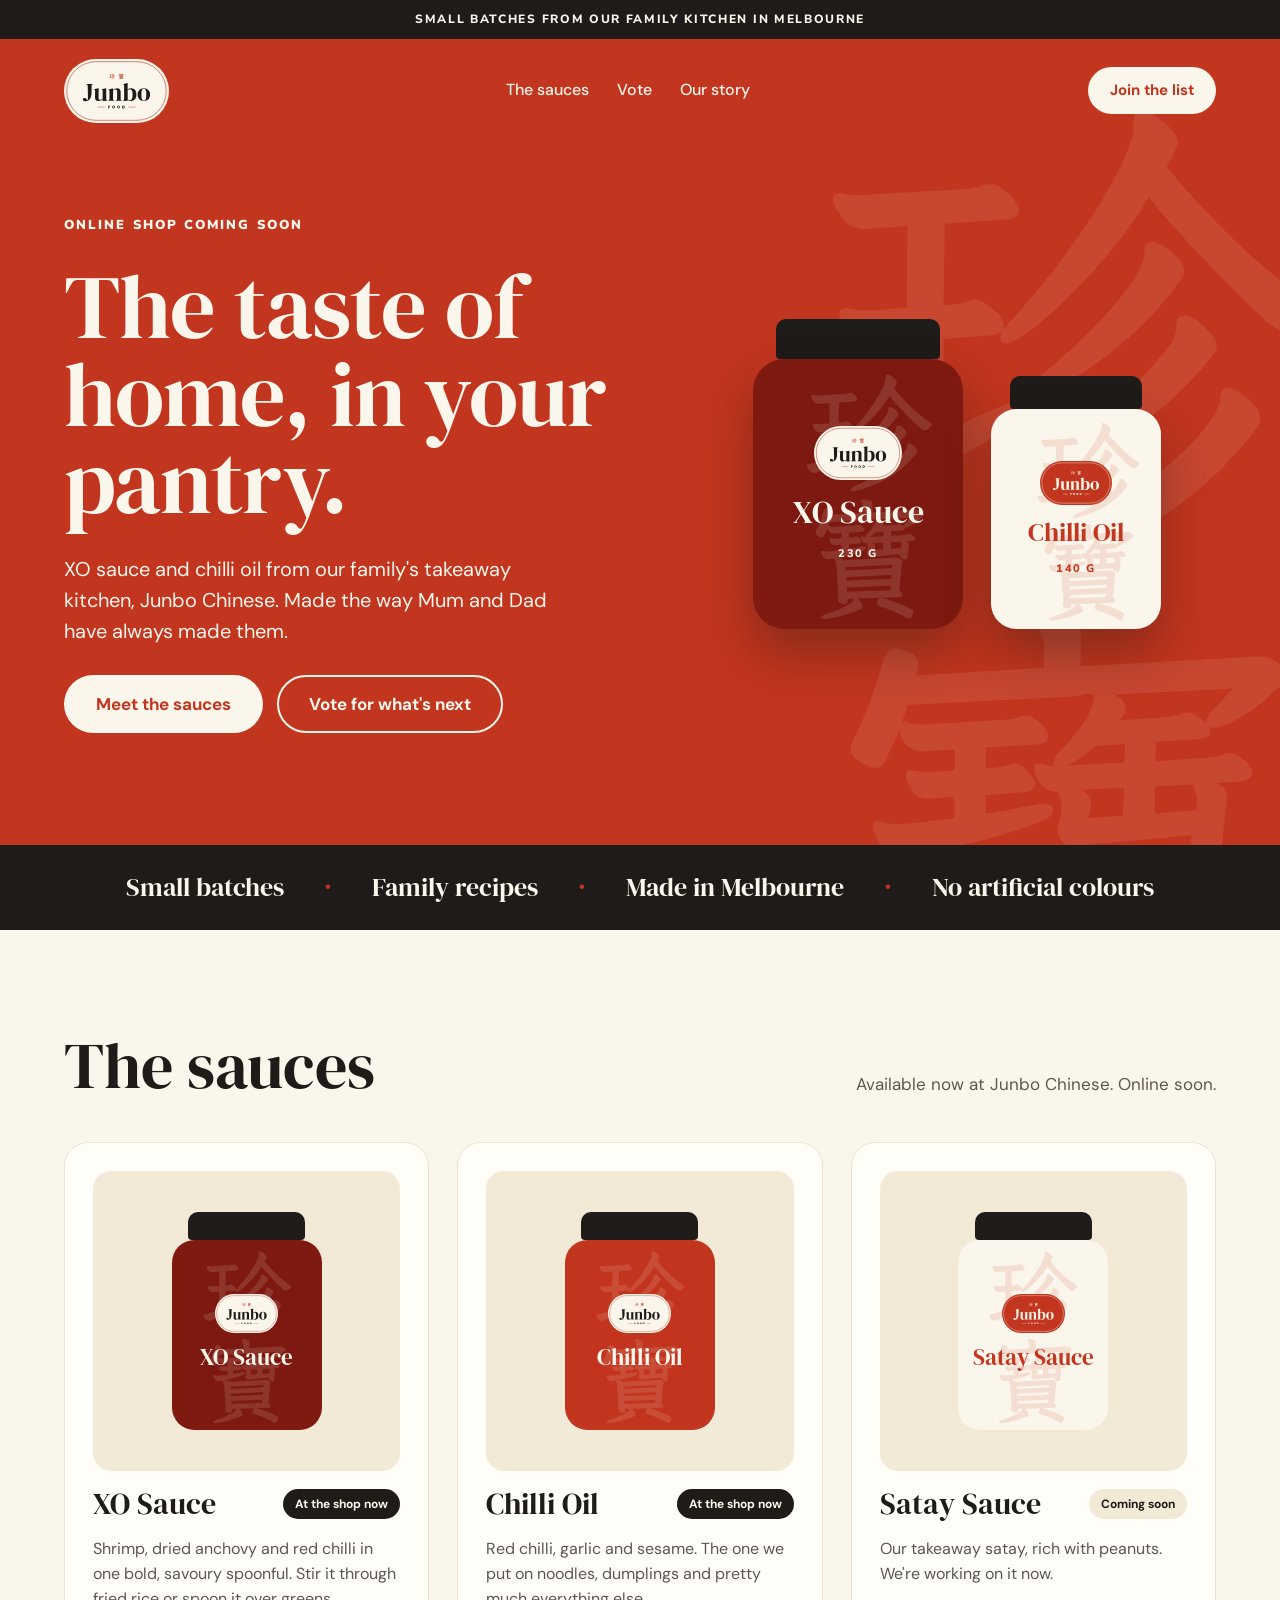
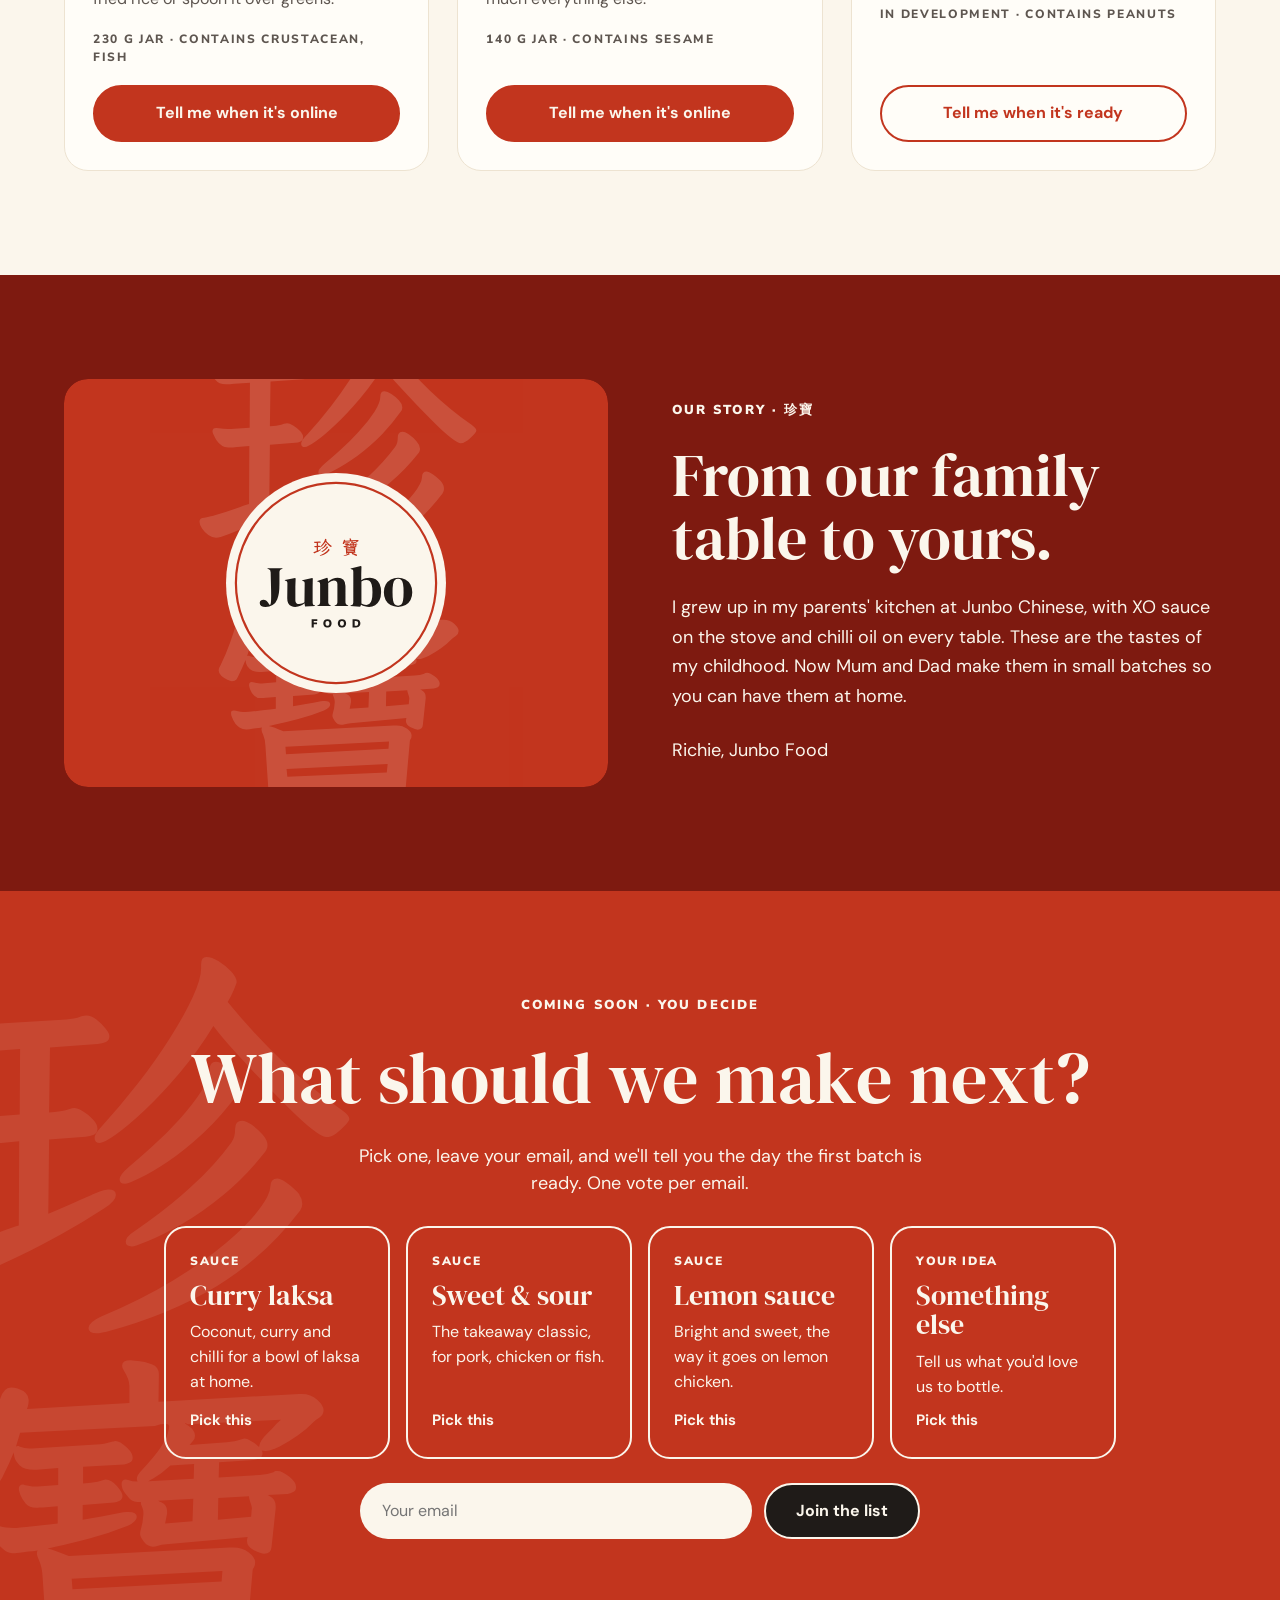
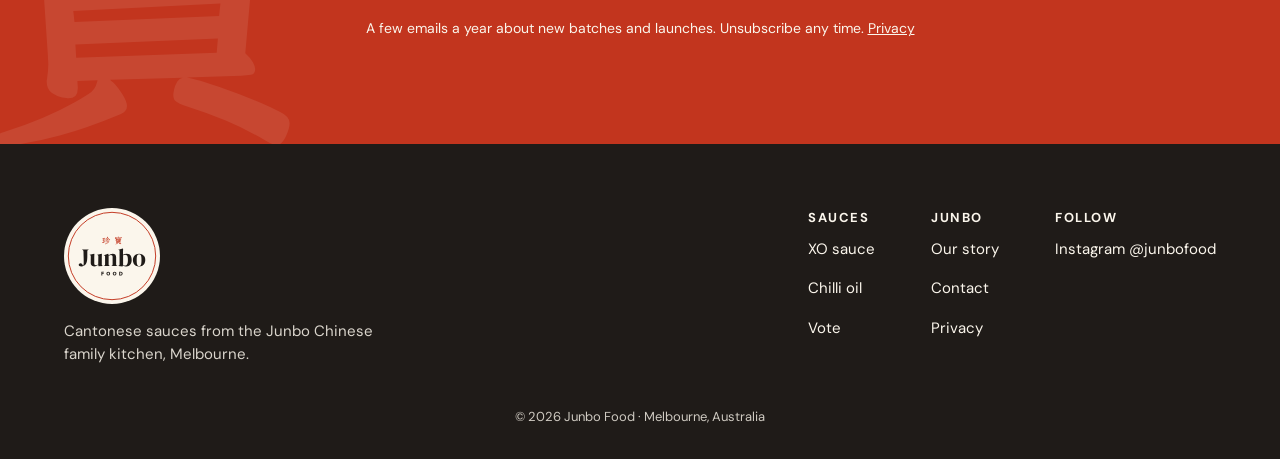
<file: index.html>
<!doctype html>
<html lang="en-AU">
<head>
  <meta charset="utf-8">
  <meta name="viewport" content="width=device-width, initial-scale=1">
  <title>Junbo Food · Cantonese sauces from our family kitchen</title>
  <meta name="description" content="XO sauce and chilli oil from the Junbo Chinese family kitchen in Melbourne. Online shop coming soon. Vote for what we make next.">
  <meta name="theme-color" content="#C2351E">
  <link rel="canonical" href="https://junbofood.com/">
  <link rel="icon" href="assets/logos/junbo-logo-circle-red.svg" type="image/svg+xml">
  <link rel="apple-touch-icon" href="assets/img/apple-touch-icon.png">
  <meta property="og:type" content="website">
  <meta property="og:site_name" content="Junbo Food">
  <meta property="og:locale" content="en_AU">
  <meta property="og:title" content="Junbo Food · The taste of home, in your pantry">
  <meta property="og:description" content="Cantonese sauces from our family's takeaway kitchen in Melbourne. Online shop coming soon.">
  <meta property="og:url" content="https://junbofood.com/">
  <!-- Share image: replace with a product photo version (1200x630) when photos exist -->
  <meta property="og:image" content="https://junbofood.com/assets/img/share.png">
  <meta property="og:image:width" content="1200">
  <meta property="og:image:height" content="630">
  <meta property="og:image:alt" content="Junbo Food logo on chilli red: the taste of home, in your pantry.">
  <meta name="twitter:card" content="summary_large_image">
  <link rel="preconnect" href="https://fonts.googleapis.com">
  <link rel="preconnect" href="https://fonts.gstatic.com" crossorigin>
  <link href="https://fonts.googleapis.com/css2?family=DM+Sans:wght@400;500;700&family=DM+Serif+Display&family=Nunito+Sans:wght@800;900&display=swap" rel="stylesheet">
  <!-- Brush font is only used for the two faded characters 珍寶, so load just those glyphs -->
  <link href="https://fonts.googleapis.com/css2?family=LXGW+WenKai+TC:wght@700&text=%E7%8F%8D%E5%AF%B6&display=swap" rel="stylesheet">
  <link rel="stylesheet" href="assets/css/site.css">
</head>
<body>
<a class="skip" href="#main">Skip to content</a>

<p class="announce">Small batches from our family kitchen in Melbourne</p>

<div class="hero on-red">
  <span class="ghost-zh" aria-hidden="true">珍寶</span>
  <header class="site-header wrap">
    <a class="logo" href="/" aria-label="Junbo Food home"><img src="assets/logos/junbo-logo-badge-cream.svg" alt="Junbo Food" width="105" height="64"></a>
    <nav aria-label="Main">
      <a href="#sauces">The sauces</a>
      <a href="#vote">Vote</a>
      <a href="#story">Our story</a>
    </nav>
    <a class="btn btn-cream" href="#vote">Join the list</a>
  </header>

  <section class="hero-body wrap" aria-labelledby="hero-title">
    <div class="hero-copy">
      <p class="eyebrow">Online shop coming soon</p>
      <h1 id="hero-title">The taste of home, in your pantry.</h1>
      <p>XO sauce and chilli oil from our family's takeaway kitchen, Junbo Chinese. Made the way Mum and Dad have always made them.</p>
      <div class="actions">
        <a class="btn btn-cream" href="#sauces">Meet the sauces</a>
        <a class="btn btn-outline" href="#vote">Vote for what's next</a>
      </div>
    </div>
    <div class="hero-jars" aria-hidden="true">
      <div class="jar jar-lg" style="--bg: var(--lacquer); --fg: var(--cream)">
        <div class="jar-lid"></div>
        <div class="jar-body"><span class="ghost-zh">珍寶</span><img src="assets/logos/junbo-logo-badge-cream.svg" alt=""><span class="jar-name">XO Sauce</span><span class="jar-size">230 G</span></div>
      </div>
      <div class="jar jar-md" style="--bg: var(--cream); --fg: var(--red)">
        <div class="jar-lid"></div>
        <div class="jar-body"><span class="ghost-zh">珍寶</span><img src="assets/logos/junbo-logo-badge-red.svg" alt=""><span class="jar-name">Chilli Oil</span><span class="jar-size">140 G</span></div>
      </div>
    </div>
  </section>
</div>

<main id="main">
  <ul class="values">
    <li>Small batches</li>
    <li>Family recipes</li>
    <li>Made in Melbourne</li>
    <li>No artificial colours</li>
  </ul>

  <section id="sauces" class="section wrap" aria-labelledby="sauces-title">
    <div class="section-head">
      <h2 id="sauces-title">The sauces</h2>
      <p>Available now at Junbo Chinese. Online soon.</p>
    </div>
    <div class="cards">
      <article class="card">
        <div class="card-art" aria-hidden="true">
          <div class="jar" style="--bg: var(--lacquer); --fg: var(--cream)"><div class="jar-lid"></div><div class="jar-body"><span class="ghost-zh">珍寶</span><img src="assets/logos/junbo-logo-badge-cream.svg" alt=""><span class="jar-name">XO Sauce</span></div></div>
        </div>
        <div class="card-title"><h3>XO Sauce</h3><span class="tag">At the shop now</span></div>
        <p class="card-desc">Shrimp, dried anchovy and red chilli in one bold, savoury spoonful. Stir it through fried rice or spoon it over greens.</p>
        <p class="card-size">230 g jar · contains crustacean, fish</p>
        <a class="btn btn-red" href="#vote">Tell me when it's online</a>
      </article>
      <article class="card">
        <div class="card-art" aria-hidden="true">
          <div class="jar" style="--bg: var(--red); --fg: var(--cream)"><div class="jar-lid"></div><div class="jar-body"><span class="ghost-zh">珍寶</span><img src="assets/logos/junbo-logo-badge-cream.svg" alt=""><span class="jar-name">Chilli Oil</span></div></div>
        </div>
        <div class="card-title"><h3>Chilli Oil</h3><span class="tag">At the shop now</span></div>
        <p class="card-desc">Red chilli, garlic and sesame. The one we put on noodles, dumplings and pretty much everything else.</p>
        <p class="card-size">140 g jar · contains sesame</p>
        <a class="btn btn-red" href="#vote">Tell me when it's online</a>
      </article>
      <article class="card">
        <div class="card-art" aria-hidden="true">
          <div class="jar" style="--bg: var(--cream); --fg: var(--red)"><div class="jar-lid"></div><div class="jar-body"><span class="ghost-zh">珍寶</span><img src="assets/logos/junbo-logo-badge-red.svg" alt=""><span class="jar-name">Satay Sauce</span></div></div>
        </div>
        <div class="card-title"><h3>Satay Sauce</h3><span class="tag tag-soft">Coming soon</span></div>
        <p class="card-desc">Our takeaway satay, rich with peanuts. We're working on it now.</p>
        <p class="card-size">In development · contains peanuts</p>
        <a class="btn btn-ghost-red" href="#vote">Tell me when it's ready</a>
      </article>
    </div>
  </section>

  <section id="story" class="story on-dark" aria-labelledby="story-title">
    <div class="wrap">
      <div class="story-photo">
        <!-- When the family photo is ready, replace the div below with:
             <img src="assets/img/family.webp" alt="Mum and Dad in the Junbo Chinese kitchen" width="1200" height="900" loading="lazy"> -->
        <div class="story-mark" aria-hidden="true"><span class="ghost-zh">珍寶</span><img src="assets/logos/junbo-logo-circle-cream.svg" alt=""></div>
      </div>
      <div class="story-copy">
        <p class="eyebrow">Our story · 珍寶</p>
        <h2 id="story-title">From our family table to yours.</h2>
        <p>I grew up in my parents' kitchen at Junbo Chinese, with XO sauce on the stove and chilli oil on every table. These are the tastes of my childhood. Now Mum and Dad make them in small batches so you can have them at home.</p>
        <p>Richie, Junbo Food</p>
      </div>
    </div>
  </section>

  <!-- Hidden until real food photos exist. To show it, delete this line and the matching "end hidden" line below.
  <section class="section wrap" aria-labelledby="recipes-title">
    <h2 id="recipes-title">What we put it on</h2>
    <div class="recipes">
      <div class="recipe"><div class="ph">[Photo: XO fried rice]</div><h3>XO fried rice</h3><p>With XO sauce</p></div>
      <div class="recipe"><div class="ph">[Photo: wontons in chilli oil]</div><h3>Wontons in chilli oil</h3><p>With chilli oil</p></div>
      <div class="recipe"><div class="ph">[Photo: garlic greens]</div><h3>Garlic greens</h3><p>With XO sauce</p></div>
    </div>
  </section>
  end hidden -->

  <section id="vote" class="vote on-red" aria-labelledby="vote-title">
    <span class="ghost-zh" aria-hidden="true">珍寶</span>
    <div class="vote-inner">
      <p class="eyebrow">Coming soon · you decide</p>
      <h2 id="vote-title">What should we make next?</h2>
      <p class="vote-intro">Pick one, leave your email, and we'll tell you the day the first batch is ready. One vote per email.</p>

      <form id="vote-form" novalidate>
        <fieldset class="options">
          <legend class="sr-only">Vote for the next sauce (optional)</legend>
          <!-- Vote options: edit the four below. The value is what gets saved with the email. -->
          <div class="option">
            <input type="radio" name="vote" id="vote-laksa" value="curry-laksa">
            <label for="vote-laksa"><span class="kind">Sauce</span><span class="name">Curry laksa</span><span>Coconut, curry and chilli for a bowl of laksa at home.</span><span class="pick"></span></label>
          </div>
          <div class="option">
            <input type="radio" name="vote" id="vote-sweet-sour" value="sweet-and-sour">
            <label for="vote-sweet-sour"><span class="kind">Sauce</span><span class="name">Sweet &amp; sour</span><span>The takeaway classic, for pork, chicken or fish.</span><span class="pick"></span></label>
          </div>
          <div class="option">
            <input type="radio" name="vote" id="vote-lemon" value="lemon-sauce">
            <label for="vote-lemon"><span class="kind">Sauce</span><span class="name">Lemon sauce</span><span>Bright and sweet, the way it goes on lemon chicken.</span><span class="pick"></span></label>
          </div>
          <div class="option">
            <input type="radio" name="vote" id="vote-other" value="other">
            <label for="vote-other"><span class="kind">Your idea</span><span class="name">Something else</span><span>Tell us what you'd love us to bottle.</span><span class="pick"></span></label>
          </div>
        </fieldset>
        <div class="other-idea" id="other-idea" hidden>
          <label for="other-text">What should we make?</label>
          <input id="other-text" name="other" type="text" maxlength="80" placeholder="For example: black bean sauce">
        </div>

        <div class="signup">
          <label for="email" class="sr-only">Email address</label>
          <input id="email" name="email" type="email" autocomplete="email" placeholder="Your email" required>
          <button class="btn btn-ink" type="submit">Join the list</button>
        </div>
        <p class="form-msg" id="form-msg" role="status" aria-live="polite"></p>
      </form>

      <p class="fine">A few emails a year about new batches and launches. Unsubscribe any time. <a href="privacy.html">Privacy</a></p>
    </div>
  </section>
</main>

<footer class="site-footer on-dark">
  <div class="footer-top wrap">
    <div class="footer-brand">
      <img src="assets/logos/junbo-logo-circle-cream.svg" alt="Junbo Food" width="96" height="96">
      <p>Cantonese sauces from the Junbo Chinese family kitchen, Melbourne.</p>
    </div>
    <div class="footer-links">
      <div><strong>Sauces</strong><a href="#sauces">XO sauce</a><a href="#sauces">Chilli oil</a><a href="#vote">Vote</a></div>
      <div><strong>Junbo</strong><a href="#story">Our story</a><a href="mailto:junbofood@gmail.com">Contact</a><a href="privacy.html">Privacy</a></div>
      <div><strong>Follow</strong><a href="https://www.instagram.com/junbofood/" rel="noopener">Instagram @junbofood</a></div>
    </div>
  </div>
  <p class="copyright">© <span id="year">2026</span> Junbo Food · Melbourne, Australia</p>
</footer>

<script src="assets/js/site.js" defer></script>
</body>
</html>
</file>
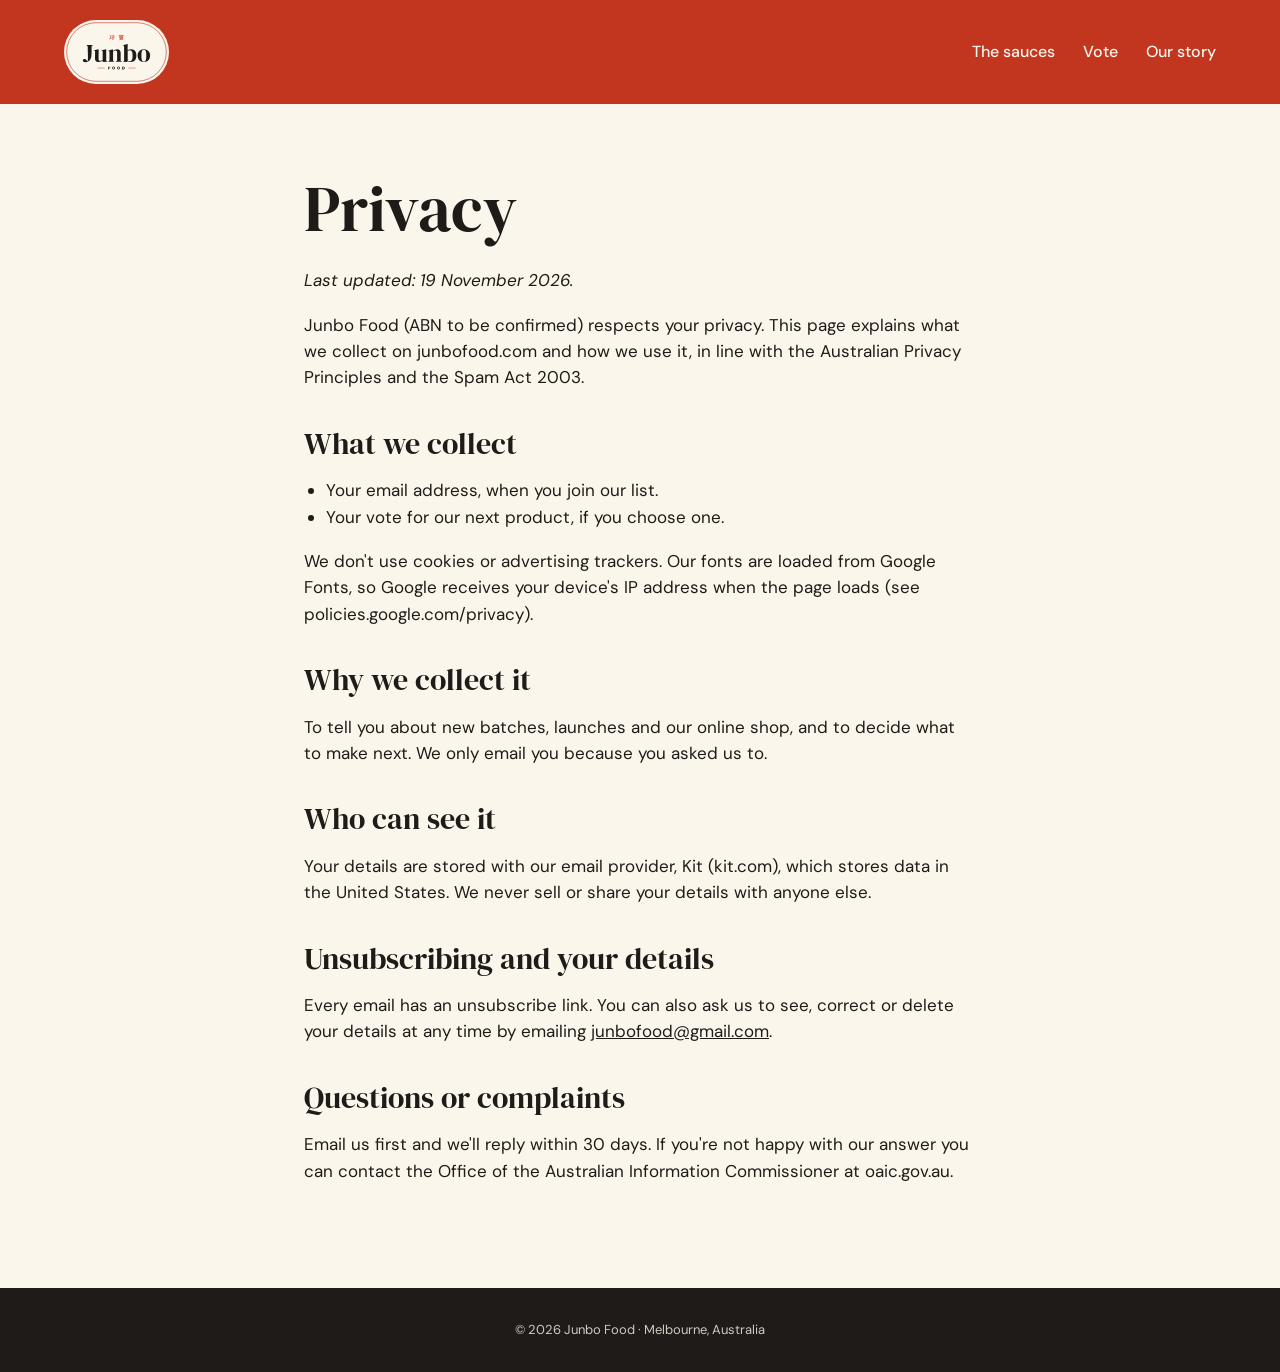
<file: privacy.html>
<!doctype html>
<html lang="en-AU">
<head>
  <meta charset="utf-8">
  <meta name="viewport" content="width=device-width, initial-scale=1">
  <title>Privacy · Junbo Food</title>
  <meta name="theme-color" content="#C2351E">
  <link rel="icon" href="/assets/logos/junbo-logo-circle-red.svg" type="image/svg+xml">
  <link rel="apple-touch-icon" href="/assets/img/apple-touch-icon.png">
  <link rel="preconnect" href="https://fonts.googleapis.com">
  <link rel="preconnect" href="https://fonts.gstatic.com" crossorigin>
  <link href="https://fonts.googleapis.com/css2?family=DM+Sans:wght@400;500;700&family=DM+Serif+Display&family=Nunito+Sans:wght@800;900&display=swap" rel="stylesheet">
  <link rel="stylesheet" href="/assets/css/site.css">
</head>
<body>
<div class="page-header on-red">
  <header class="site-header wrap">
    <a class="logo" href="/" aria-label="Junbo Food home"><img src="/assets/logos/junbo-logo-badge-cream.svg" alt="Junbo Food" width="105" height="64"></a>
    <nav aria-label="Main"><a href="/#sauces">The sauces</a><a href="/#vote">Vote</a><a href="/#story">Our story</a></nav>
  </header>
</div>
<main id="main" class="prose">
  <h1>Privacy</h1>
  <p><em>Last updated: 19 November 2026.</em></p>
  <p>Junbo Food (ABN to be confirmed) respects your privacy. This page explains what we collect on junbofood.com and how we use it, in line with the Australian Privacy Principles and the Spam Act 2003.</p>
  <h2>What we collect</h2>
  <ul>
    <li>Your email address, when you join our list.</li>
    <li>Your vote for our next product, if you choose one.</li>
  </ul>
  <p>We don't use cookies or advertising trackers. Our fonts are loaded from Google Fonts, so Google receives your device's IP address when the page loads (see policies.google.com/privacy).</p>
  <h2>Why we collect it</h2>
  <p>To tell you about new batches, launches and our online shop, and to decide what to make next. We only email you because you asked us to.</p>
  <h2>Who can see it</h2>
  <p>Your details are stored with our email provider, Kit (kit.com), which stores data in the United States. We never sell or share your details with anyone else.</p>
  <h2>Unsubscribing and your details</h2>
  <p>Every email has an unsubscribe link. You can also ask us to see, correct or delete your details at any time by emailing <a href="mailto:junbofood@gmail.com">junbofood@gmail.com</a>.</p>
  <h2>Questions or complaints</h2>
  <p>Email us first and we'll reply within 30 days. If you're not happy with our answer you can contact the Office of the Australian Information Commissioner at oaic.gov.au.</p>
</main>
<footer class="site-footer on-dark"><p class="copyright copyright-only">© 2026 Junbo Food · Melbourne, Australia</p></footer>
</body>
</html>
</file>
<file: assets/css/site.css>
/* Junbo Food · phase 1 landing page */
:root {
  --red: #C2351E;
  --red-dark: #A82A17;
  --lacquer: #7E1A10;
  --cream: #FBF6EC;
  --paper: #FFFDF8;
  --tile: #F3E9D7;
  --line: #EDE3D1;
  --ink: #1F1B18;
  --muted: #5E5650;
  --serif: "DM Serif Display", Georgia, serif;
  --sans: "DM Sans", system-ui, sans-serif;
  --caps: "Nunito Sans", system-ui, sans-serif;
  --brush: "LXGW WenKai TC", serif;
  --max: 1200px;
}

*, *::before, *::after { box-sizing: border-box; }
html { scroll-behavior: smooth; }
body { margin: 0; font-family: var(--sans); color: var(--ink); background: var(--cream); line-height: 1.55; -webkit-font-smoothing: antialiased; }
img { max-width: 100%; display: block; }
h1, h2, h3 { font-family: var(--serif); font-weight: 400; margin: 0; line-height: 1.02; }
p { margin: 0; }
a { color: inherit; }
:focus-visible { outline: 3px solid var(--ink); outline-offset: 3px; }
.on-red :focus-visible, .on-dark :focus-visible { outline-color: var(--cream); }

.wrap { max-width: var(--max); margin: 0 auto; padding: 0 24px; }
.sr-only { position: absolute; width: 1px; height: 1px; overflow: hidden; clip: rect(0 0 0 0); white-space: nowrap; }
.skip { position: absolute; left: 16px; top: -60px; background: var(--ink); color: var(--cream); padding: 10px 16px; border-radius: 8px; z-index: 10; }
.skip:focus { top: 12px; }

.eyebrow { font-family: var(--caps); font-weight: 900; font-size: 13px; letter-spacing: .16em; text-transform: uppercase; }

/* Buttons */
.btn { display: inline-flex; align-items: center; justify-content: center; min-height: 52px; padding: 14px 30px; border-radius: 999px; font: inherit; font-weight: 700; font-size: 17px; text-decoration: none; border: 2px solid transparent; cursor: pointer; transition: transform .15s ease, background-color .15s ease; }
.btn:active { transform: scale(.97); }
.btn-cream { background: var(--cream); color: var(--red); }
.btn-outline { border-color: var(--cream); color: var(--cream); background: transparent; }
.btn-outline:hover { background: rgba(251,246,236,.12); }
.btn-red { background: var(--red); color: var(--cream); border-color: var(--red); }
.btn-red:hover { background: var(--red-dark); border-color: var(--red-dark); }
.btn-ghost-red { background: transparent; color: var(--red); border-color: var(--red); }
.btn-ink { background: var(--ink); color: var(--cream); border-color: var(--cream); }

/* Announcement */
.announce { background: var(--ink); color: var(--cream); text-align: center; padding: 10px 16px; font-family: var(--caps); font-weight: 800; font-size: 12px; letter-spacing: .14em; text-transform: uppercase; }

/* Hero */
.hero { background: var(--red); color: var(--cream); position: relative; overflow: hidden; }
.ghost-zh { position: absolute; font-family: var(--brush); font-weight: 700; line-height: 1; writing-mode: vertical-rl; white-space: nowrap; opacity: .09; pointer-events: none; user-select: none; }
.hero .ghost-zh { right: -40px; top: 40px; font-size: clamp(260px, 40vw, 520px); }
.site-header { position: relative; display: flex; flex-wrap: wrap; align-items: center; justify-content: space-between; gap: 16px; padding-top: 20px; padding-bottom: 20px; }
.site-header .logo img { height: 64px; width: auto; }
.site-header nav { display: flex; flex-wrap: wrap; gap: 28px; font-weight: 500; }
.site-header nav a { text-decoration: none; padding: 10px 0; }
.site-header nav a:hover { text-decoration: underline; text-underline-offset: 4px; }
.site-header .btn { min-height: 44px; padding: 10px 20px; font-size: 15px; }

.hero-body { position: relative; display: flex; flex-wrap: wrap; align-items: center; gap: 56px; padding-top: 72px; padding-bottom: 112px; }
.hero-copy { flex: 1 1 460px; min-width: 0; display: flex; flex-direction: column; gap: 28px; }
.hero h1 { font-size: clamp(52px, 7vw, 104px); line-height: .98; letter-spacing: -.01em; }
.hero-copy > p:not(.eyebrow) { font-size: 20px; max-width: 520px; }
.actions { display: flex; flex-wrap: wrap; gap: 14px; }
.hero-jars { flex: 1 1 400px; min-width: 0; display: flex; justify-content: center; align-items: flex-end; gap: 28px; }

/* Jar illustration */
.jar { --w: 150px; --h: 190px; --bg: var(--lacquer); --fg: var(--cream); width: var(--w); display: flex; flex-direction: column; align-items: center; }
.jar-lid { width: 78%; height: calc(var(--h) * .15); background: var(--ink); border-radius: 10px 10px 4px 4px; }
.jar-body { width: 100%; height: var(--h); border-radius: calc(var(--w) * .15); background: var(--bg); color: var(--fg); position: relative; overflow: hidden; display: flex; flex-direction: column; align-items: center; justify-content: center; gap: 8px; }
.jar-body .ghost-zh { left: 50%; top: 50%; transform: translate(-50%, -50%); font-size: calc(var(--h) * .47); opacity: .12; color: var(--fg); }
.jar-body img { width: 42%; position: relative; }
.jar-name { position: relative; font-family: var(--serif); font-size: calc(var(--w) * .15); }
.jar-size { position: relative; font-family: var(--caps); font-weight: 800; font-size: 11px; letter-spacing: .14em; }
.jar-lg { --w: 210px; --h: 270px; }
.jar-md { --w: 170px; --h: 220px; }
.hero-jars .jar-body { box-shadow: 0 24px 48px rgba(31,27,24,.35); }

/* Values strip */
.values { background: var(--ink); color: var(--cream); padding: 22px 24px; display: flex; flex-wrap: wrap; justify-content: center; gap: 12px 40px; font-family: var(--serif); font-size: 26px; list-style: none; margin: 0; }
.values li + li::before { content: "·"; color: var(--red); margin-right: 40px; }

/* Sections */
.section { padding-top: 104px; padding-bottom: 104px; display: flex; flex-direction: column; gap: 44px; }
.section-head { display: flex; flex-wrap: wrap; justify-content: space-between; align-items: flex-end; gap: 16px; }
.section h2 { font-size: clamp(40px, 5vw, 64px); line-height: 1; }
.section-head p { font-size: 17px; color: var(--muted); }

.cards { display: grid; grid-template-columns: repeat(auto-fit, minmax(min(300px, 100%), 1fr)); gap: 28px; }
.card { background: var(--paper); border: 1.5px solid var(--line); border-radius: 24px; padding: 28px; display: flex; flex-direction: column; gap: 18px; }
.card-art { height: 300px; border-radius: 18px; background: var(--tile); display: flex; align-items: center; justify-content: center; }
.card-title { display: flex; justify-content: space-between; align-items: center; gap: 12px; }
.card h3 { font-size: 30px; }
.tag { font-size: 12px; font-weight: 700; padding: 6px 12px; border-radius: 999px; background: var(--ink); color: var(--cream); white-space: nowrap; }
.tag-soft { background: var(--tile); color: var(--ink); }
.card-desc { color: var(--muted); }
.card-size { font-family: var(--caps); font-weight: 800; font-size: 12px; letter-spacing: .14em; text-transform: uppercase; color: var(--muted); }
.card .btn { margin-top: auto; width: 100%; font-size: 16px; min-height: 50px; }

/* Story */
.story { background: var(--lacquer); color: var(--cream); }
.story .wrap { display: flex; flex-wrap: wrap; align-items: center; gap: 64px; padding-top: 104px; padding-bottom: 104px; }
.story-photo { flex: 1 1 440px; min-width: 0; aspect-ratio: 4 / 3; border-radius: 24px; overflow: hidden; }
.story-copy { flex: 1 1 440px; min-width: 0; display: flex; flex-direction: column; gap: 24px; }
.story h2 { font-size: clamp(40px, 5vw, 60px); line-height: 1.04; }
.story-copy p:not(.eyebrow) { font-size: 18px; line-height: 1.65; }

/* Placeholder boxes (replace with real photos) */
.ph { display: flex; align-items: center; justify-content: center; text-align: center; padding: 16px; font-size: 15px; color: var(--muted); background: var(--tile); }
.story .ph { background: transparent; border: 2px dashed rgba(251,246,236,.5); color: var(--cream); height: 100%; border-radius: 24px; }
/* Brand panel shown until the family photo is ready */
.story-mark { position: relative; height: 100%; border-radius: 24px; background: var(--red); display: flex; align-items: center; justify-content: center; overflow: hidden; }
.story-mark .ghost-zh { position: absolute; left: 50%; top: 50%; transform: translate(-50%, -50%); font-size: clamp(160px, 22vw, 300px); opacity: .14; color: var(--cream); }
.story-mark img { position: relative; width: 44%; max-width: 220px; }

/* Recipes */
.recipes { display: grid; grid-template-columns: repeat(auto-fit, minmax(min(260px, 100%), 1fr)); gap: 24px; }
.recipe { display: flex; flex-direction: column; gap: 10px; }
.recipe .ph { aspect-ratio: 1 / 1; border-radius: 20px; }
.recipe h3 { font-size: 26px; margin-top: 4px; }
.recipe p { color: var(--muted); font-size: 15px; }

/* Vote */
.vote { background: var(--red); color: var(--cream); position: relative; overflow: hidden; }
.vote .ghost-zh { left: -60px; top: 40px; font-size: clamp(240px, 32vw, 420px); }
.vote-inner { position: relative; max-width: 1000px; margin: 0 auto; padding: 104px 24px; display: flex; flex-direction: column; align-items: center; text-align: center; gap: 28px; }
.vote h2 { font-size: clamp(44px, 5.6vw, 72px); line-height: 1; }
.vote-intro { font-size: 18px; max-width: 600px; }
.vote form { width: 100%; display: flex; flex-direction: column; align-items: center; gap: 24px; }
.options { border: 0; margin: 0; padding: 0; width: 100%; display: grid; grid-template-columns: repeat(auto-fit, minmax(min(200px, 100%), 1fr)); gap: 16px; }
.option { position: relative; }
.option input { position: absolute; opacity: 0; inset: 0; margin: 0; cursor: pointer; }
.option label { cursor: pointer; text-align: left; padding: 24px; border-radius: 22px; border: 2px solid var(--cream); display: flex; flex-direction: column; gap: 10px; min-height: 190px; height: 100%; transition: background-color .15s ease, color .15s ease; }
.option .kind { font-family: var(--caps); font-weight: 900; font-size: 12px; letter-spacing: .14em; text-transform: uppercase; }
.option .name { font-family: var(--serif); font-size: 28px; line-height: 1.05; }
.option .pick { margin-top: auto; font-weight: 700; font-size: 15px; }
.option .pick::before { content: "Pick this"; }
.option input:checked + label { background: var(--cream); color: var(--red); }
.option input:checked + label .pick::before { content: "Your pick"; }
.option input:focus-visible + label { outline: 3px solid var(--cream); outline-offset: 3px; }
.other-idea { width: 100%; max-width: 560px; display: flex; flex-direction: column; gap: 8px; text-align: left; font-weight: 700; }
.other-idea[hidden] { display: none; }
.other-idea input { min-height: 52px; padding: 0 22px; border-radius: 999px; border: 0; font: inherit; font-weight: 400; font-size: 16px; color: var(--ink); background: var(--cream); }
.signup { width: 100%; max-width: 560px; display: flex; flex-wrap: wrap; gap: 12px; }
.signup input[type=email] { flex: 1 1 260px; min-height: 56px; padding: 0 22px; border-radius: 999px; border: 0; font: inherit; font-size: 16px; color: var(--ink); background: var(--cream); }
.signup .btn { min-height: 56px; font-size: 16px; }
.fine { font-size: 14px; }
.form-msg { font-size: 18px; font-weight: 700; min-height: 1.5em; }
.form-msg[data-state="error"] { background: var(--cream); color: var(--red); padding: 8px 16px; border-radius: 12px; }

/* Footer */
.site-footer { background: var(--ink); color: var(--cream); }
.footer-top { display: flex; flex-wrap: wrap; justify-content: space-between; gap: 40px; padding-top: 64px; padding-bottom: 40px; }
.footer-brand { display: flex; flex-direction: column; gap: 16px; max-width: 320px; }
.footer-brand img { width: 96px; }
.footer-brand p { font-size: 15px; opacity: .85; }
.footer-links { display: flex; flex-wrap: wrap; gap: 56px; font-size: 15px; }
.footer-links div { display: flex; flex-direction: column; gap: 4px; }
.footer-links strong { font-size: 13px; letter-spacing: .12em; text-transform: uppercase; }
.footer-links a { text-decoration: none; padding: 6px 0; }
.footer-links a:hover { text-decoration: underline; }
.copyright { text-align: center; padding: 0 24px 32px; font-size: 13px; opacity: .8; }
.copyright-only { padding-top: 32px; }

/* Simple text pages (privacy, 404) */
.page-header { background: var(--red); color: var(--cream); }
.prose { max-width: 720px; margin: 0 auto; padding: 72px 24px 104px; display: flex; flex-direction: column; gap: 18px; font-size: 17px; }
.prose h1 { font-size: clamp(44px, 6vw, 64px); margin-bottom: 8px; }
.prose h2 { font-size: 30px; margin-top: 20px; }
.prose ul { margin: 0; padding-left: 22px; }

@media (max-width: 640px) {
  .site-header { row-gap: 4px; }
  .site-header nav { order: 3; width: 100%; gap: 20px; }
  .hero-body { padding-top: 40px; padding-bottom: 72px; }
  .jar-lg { --w: 150px; --h: 196px; }
  .jar-md { --w: 124px; --h: 160px; }
  .hero-jars { gap: 16px; }
  .values { font-size: 20px; gap: 8px 20px; }
  .values li + li::before { margin-right: 20px; }
  .section, .story .wrap { padding-top: 72px; padding-bottom: 72px; }
  .vote-inner { padding: 72px 20px; }
}

@media (prefers-reduced-motion: reduce) {
  html { scroll-behavior: auto; }
  * { transition: none !important; }
}
</file>
